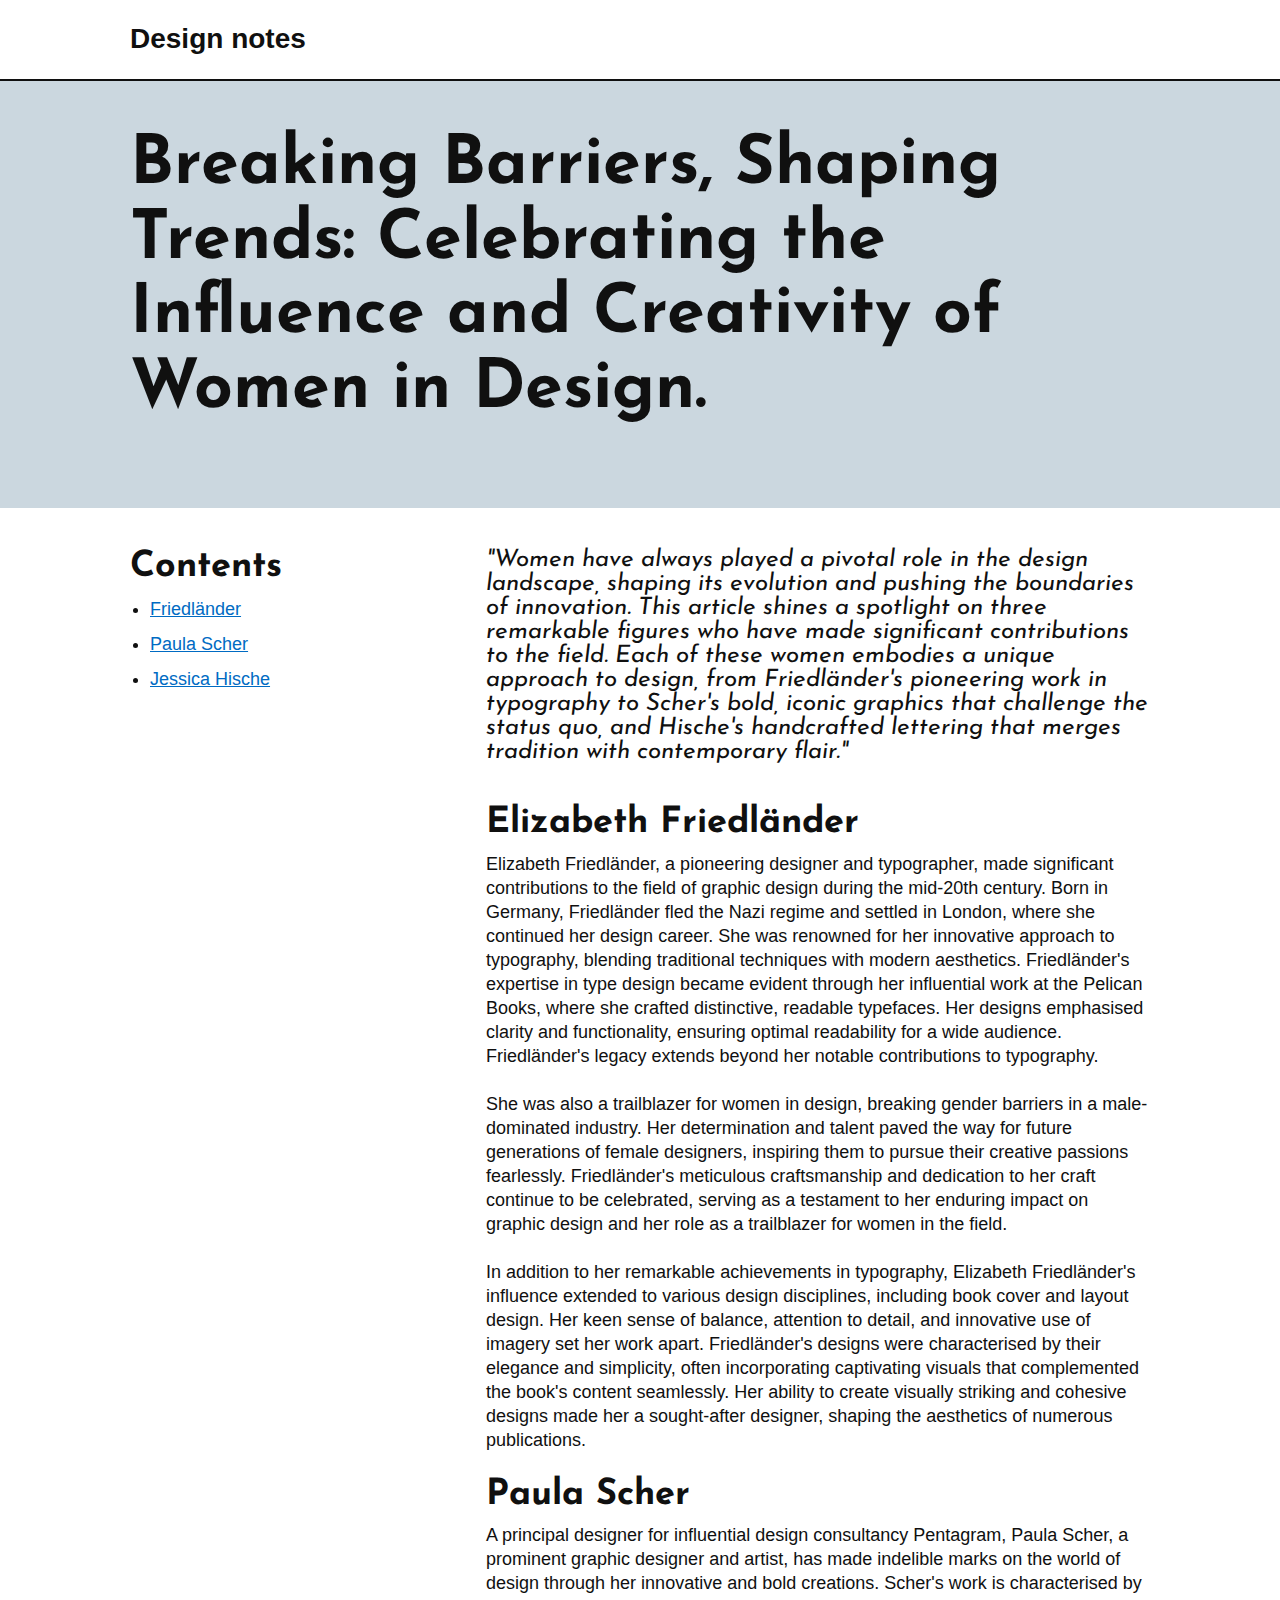
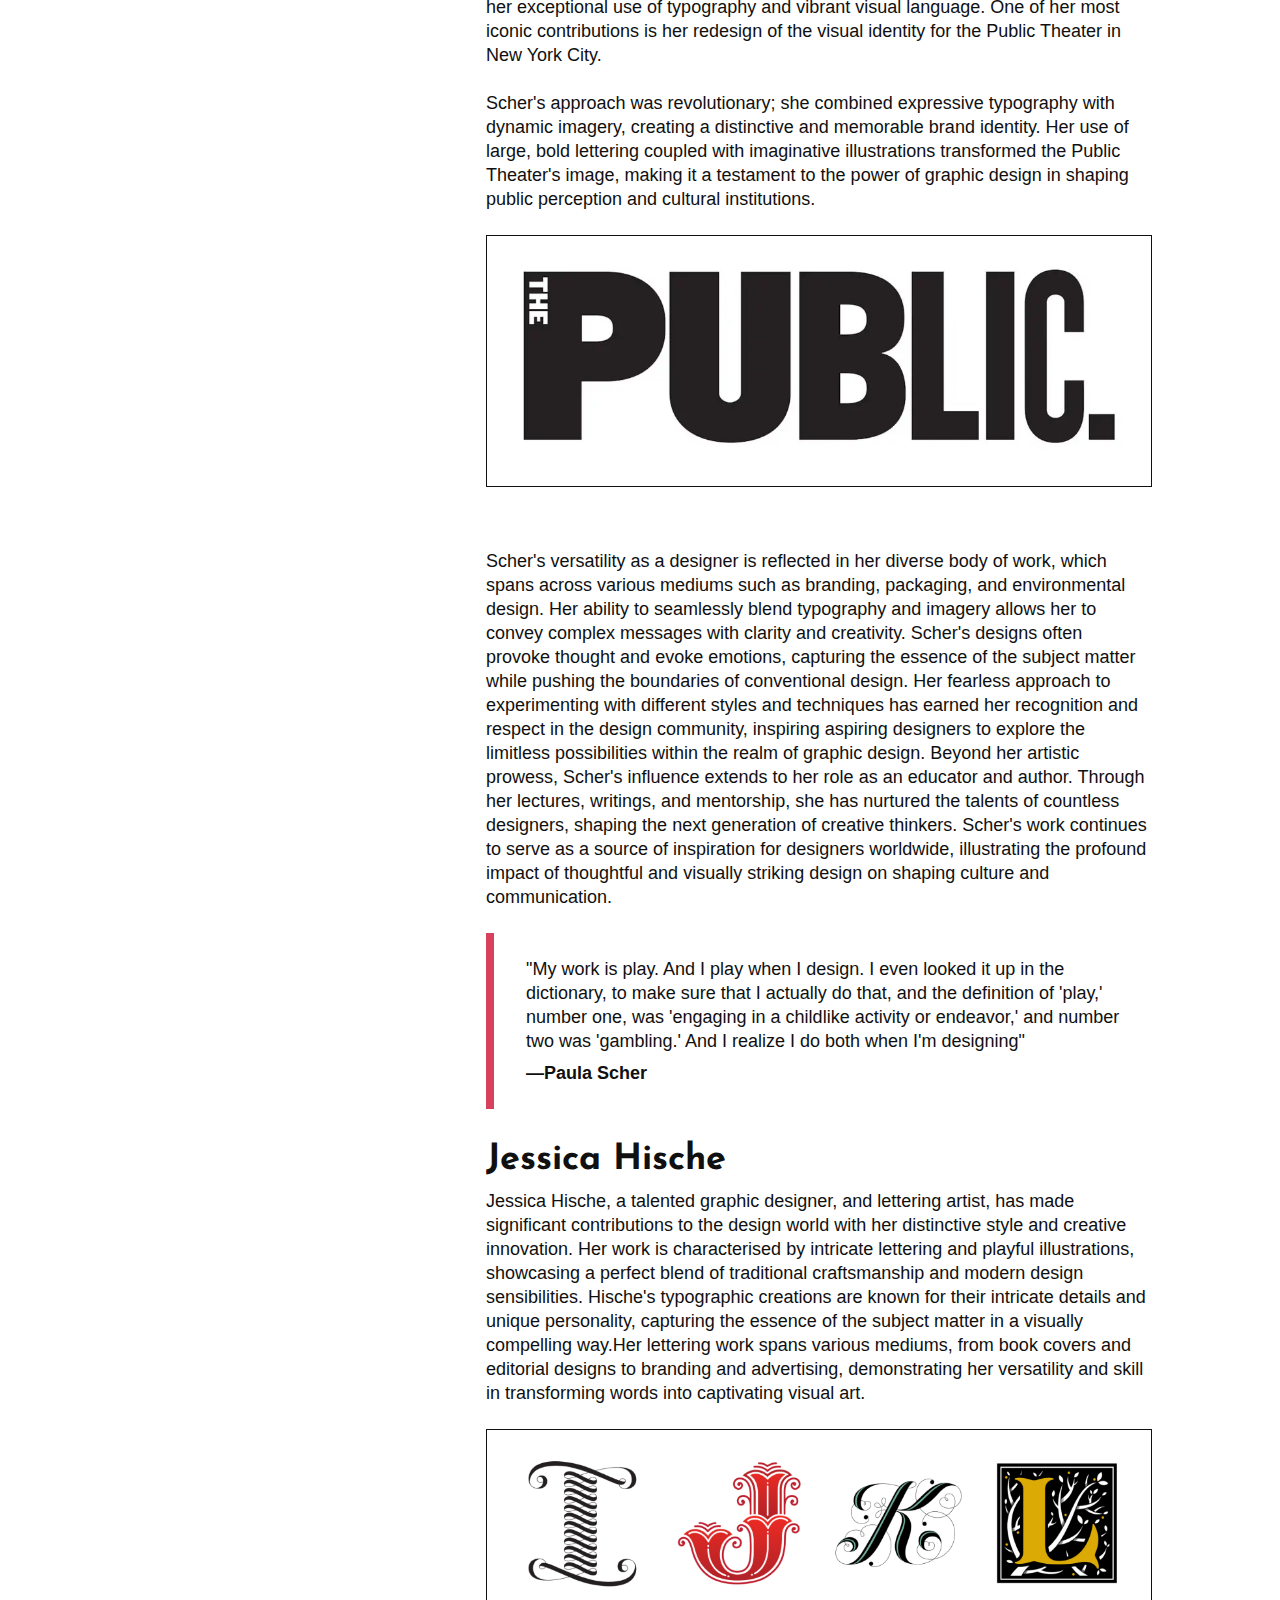
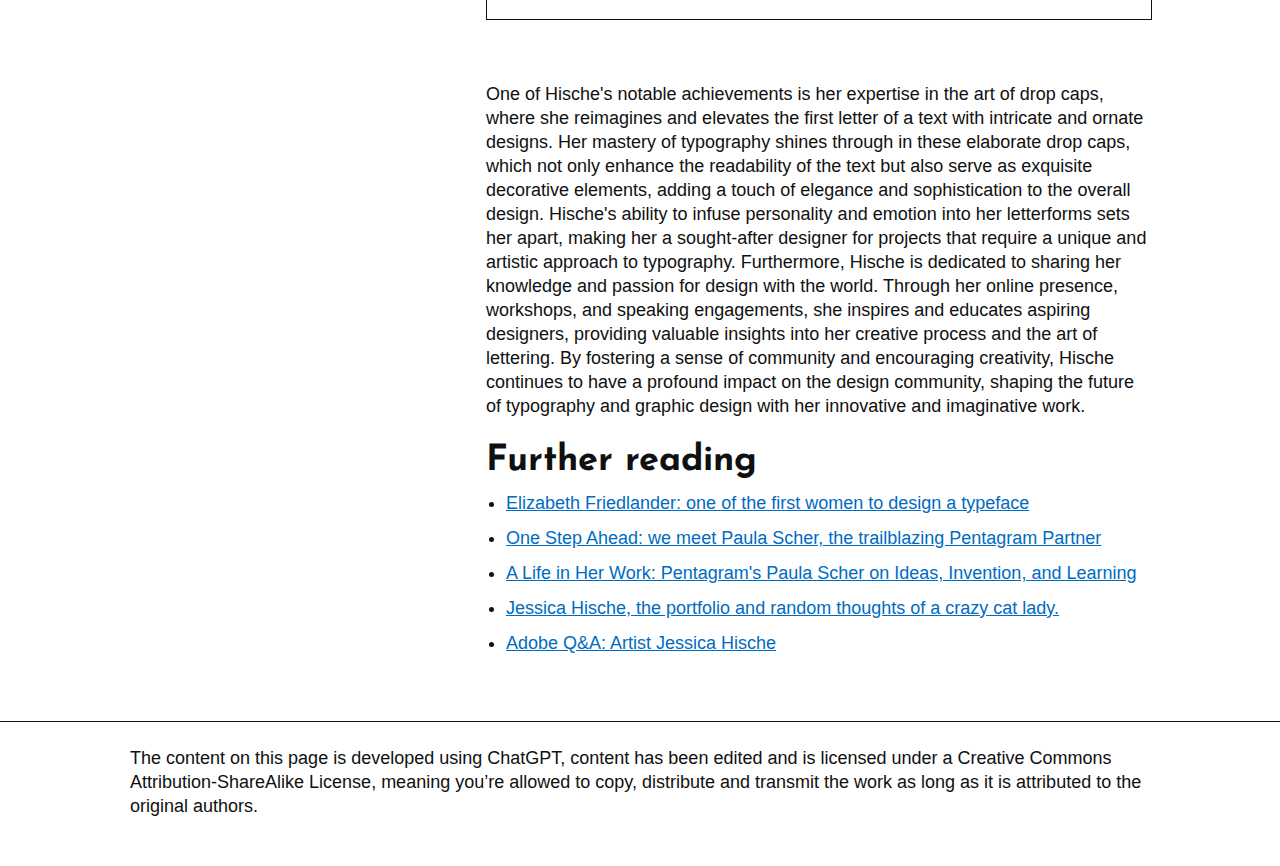
<file: index.html>
<!DOCTYPE html>
<html lang="en">

<head>

    <meta charset="UTF-8">
    <meta name="viewport" content="width=device-width, initial-scale=1.0">
    <meta name="description" content="This page tells the biography of Saul Bass">
    <title>Women In Design</title>
    <link href="CSS/women.css" rel="stylesheet" type="text/CSS">
</head>

<body>
    <header>
        <div class="container">
            <p class="logo"> Design notes</p>
        </div>
    </header>
    <main>
        <div class="colour-block">
            <div class="container">
                <h1>Breaking Barriers, Shaping Trends: Celebrating the Influence and Creativity of Women in Design.</h1>
            </div>
        </div>

        <div class="container grid">
            <div class="grid-col-third">
                <nav>
                    <h2>Contents</h2>
                    <ul>
                        <li><a href="#elizabeth">Friedländer</a></li>
                        <li><a href="#paula">Paula Scher</a></li>
                        <li><a href="#jessica">Jessica Hische</a></li>
                    </ul>
                </nav>
            </div>
            <div class="grid-col-twothirds">
                <p class="large">
                    "Women have always played a pivotal role in the design landscape, shaping its evolution and pushing
                    the
                    boundaries of innovation. This article shines a spotlight on three remarkable figures who have made
                    significant contributions to the field. Each of these women embodies a unique approach to design,
                    from
                    Friedländer's pioneering work in typography to Scher's bold, iconic graphics that challenge the
                    status
                    quo, and Hische's handcrafted lettering that merges tradition with contemporary flair."</p>
                <h2 id="elizabeth">Elizabeth Friedländer</h2>

                <p>Elizabeth Friedländer, a pioneering designer and typographer, made significant contributions to the
                    field
                    of graphic design during the mid-20th century. Born in Germany, Friedländer fled the Nazi regime and
                    settled in London, where she continued her design career. She was renowned for her innovative
                    approach
                    to typography, blending traditional techniques with modern aesthetics. Friedländer's expertise in
                    type
                    design became evident through her influential work at the Pelican Books, where she crafted
                    distinctive,
                    readable typefaces. Her designs emphasised clarity and functionality, ensuring optimal readability
                    for a
                    wide audience.

                    Friedländer's legacy extends beyond her notable contributions to typography.</p>
                <p> She was also a trailblazer for women in design, breaking gender barriers in a male-dominated
                    industry.
                    Her determination and talent paved the way for future generations of female designers, inspiring
                    them to
                    pursue their creative passions fearlessly. Friedländer's meticulous craftsmanship and dedication to
                    her
                    craft continue to be celebrated, serving as a testament to her enduring impact on graphic design and
                    her
                    role as a trailblazer for women in the field.</p>
                <p>

                    In addition to her remarkable achievements in typography, Elizabeth Friedländer's influence extended
                    to
                    various design disciplines, including book cover and layout design. Her keen sense of balance,
                    attention
                    to detail, and innovative use of imagery set her work apart. Friedländer's designs were
                    characterised by
                    their elegance and simplicity, often incorporating captivating visuals that complemented the book's
                    content seamlessly. Her ability to create visually striking and cohesive designs made her a
                    sought-after
                    designer, shaping the aesthetics of numerous publications.</p>



                <h2 id="paula">Paula Scher</h2>

                <p>A principal designer for influential design consultancy Pentagram, Paula Scher, a prominent graphic
                    designer and artist, has made indelible marks on the world of design through her innovative and bold
                    creations. Scher's work is characterised by her exceptional use of typography and vibrant visual
                    language. One of her most iconic contributions is her redesign of the visual identity for the Public
                    Theater in New York City.</p>
                <p> Scher's approach was revolutionary; she combined expressive typography with dynamic imagery,
                    creating a
                    distinctive and memorable brand identity. Her use of large, bold lettering coupled with imaginative
                    illustrations transformed the Public Theater's image, making it a testament to the power of graphic
                    design in shaping public perception and cultural institutions.</p>

                <p><img src="images/REFORMAT_logo.webp" alt="Public theater Logo"></p>

                <p>Scher's versatility as a designer is reflected in her diverse body of work, which spans across
                    various
                    mediums such as branding, packaging, and environmental design. Her ability to seamlessly blend
                    typography and imagery allows her to convey complex messages with clarity and creativity. Scher's
                    designs often provoke thought and evoke emotions, capturing the essence of the subject matter while
                    pushing the boundaries of conventional design. Her fearless approach to experimenting with different
                    styles and techniques has earned her recognition and respect in the design community, inspiring
                    aspiring
                    designers to explore the limitless possibilities within the realm of graphic design.

                    Beyond her artistic prowess, Scher's influence extends to her role as an educator and author.
                    Through
                    her lectures, writings, and mentorship, she has nurtured the talents of countless designers, shaping
                    the
                    next generation of creative thinkers. Scher's work continues to serve as a source of inspiration for
                    designers worldwide, illustrating the profound impact of thoughtful and visually striking design on
                    shaping culture and communication.</p>

                <figure class="quote">
                    <blockquote>
                        <p>"My work is play. And I play when I design. I even looked it up in the dictionary, to make
                            sure
                            that I actually do that, and the definition of 'play,' number one, was 'engaging in a
                            childlike
                            activity or endeavor,' and number two was 'gambling.' And I realize I do both when I'm
                            designing"</p>
                    </blockquote>
                    <figcaption>
                        <p>—Paula Scher</p>
                    </figcaption>
                </figure>



                <h2 id="jessica">Jessica Hische</h2>

                <p>Jessica Hische, a talented graphic designer, and lettering artist, has made significant contributions
                    to the design world with her distinctive style and creative innovation. Her work is characterised by
                    intricate lettering and playful illustrations, showcasing a perfect blend of traditional
                    craftsmanship and modern design sensibilities. Hische's typographic creations are known for their
                    intricate details and unique personality, capturing the essence of the subject matter in a visually
                    compelling way.Her lettering work spans various mediums, from book covers and editorial designs to
                    branding and advertising, demonstrating her versatility and skill in transforming words into
                    captivating visual art.</p>

                <p><img src="images/hische-dropcaps.png" alt="Hische drop caps"></p>

                <p>One of Hische's notable achievements is her expertise in the art of drop caps, where she reimagines
                    and elevates the first letter of a text with intricate and ornate designs. Her mastery of typography
                    shines through in these elaborate drop caps, which not only enhance the readability of the text but
                    also serve as exquisite decorative elements, adding a touch of elegance and sophistication to the
                    overall design. Hische's ability to infuse personality and emotion into her letterforms sets her
                    apart, making her a sought-after designer for projects that require a unique and artistic approach
                    to typography.

                    Furthermore, Hische is dedicated to sharing her knowledge and passion for design with the world.
                    Through her online presence, workshops, and speaking engagements, she inspires and educates aspiring
                    designers, providing valuable insights into her creative process and the art of lettering. By
                    fostering a sense of community and encouraging creativity, Hische continues to have a profound
                    impact on the design community, shaping the future of typography and graphic design with her
                    innovative and imaginative work.
                </p>
                <h2>Further reading</h2>
                <ul>
                    <li><a
                            href="https://www.itsnicethat.com/features/elizabethfriedlander-graphicdesign-internationalwomensday-080318">Elizabeth
                            Friedlander: one of the first women to design a typeface</a></li>

                    <li><a href="https://www.itsnicethat.com/features/paula-scher-graphic-design-151117">One Step Ahead:
                            we
                            meet
                            Paula Scher, the trailblazing Pentagram Partner</a></li>

                    <li><a href="https://www.madamearchitect.org/interviews/2020/7/16/paula-scher">A Life in Her Work:
                            Pentagram's Paula Scher on Ideas, Invention, and Learning</a></li>

                    <li><a href="https://jessicahische.is/awesome">Jessica Hische, the portfolio and random thoughts of
                            a
                            crazy
                            cat lady.</a></li>

                    <li><a href="https://creativecloud.adobe.com/discover/article/q-and-a-artist-jessica-hische">Adobe
                            Q&amp;A:
                            Artist Jessica Hische</a></li>
                </ul>
            </div>
        </div>
    </main>

    <footer>
        <div class="container">
            <p>
                The content on this page is developed using ChatGPT, content has been edited and is licensed
                under a Creative Commons Attribution-ShareAlike License, meaning you’re allowed to copy, distribute
                and transmit the work as long as it is attributed to the original authors.
            </p>
        </div>
    </footer>
</body>

</html>
</file>
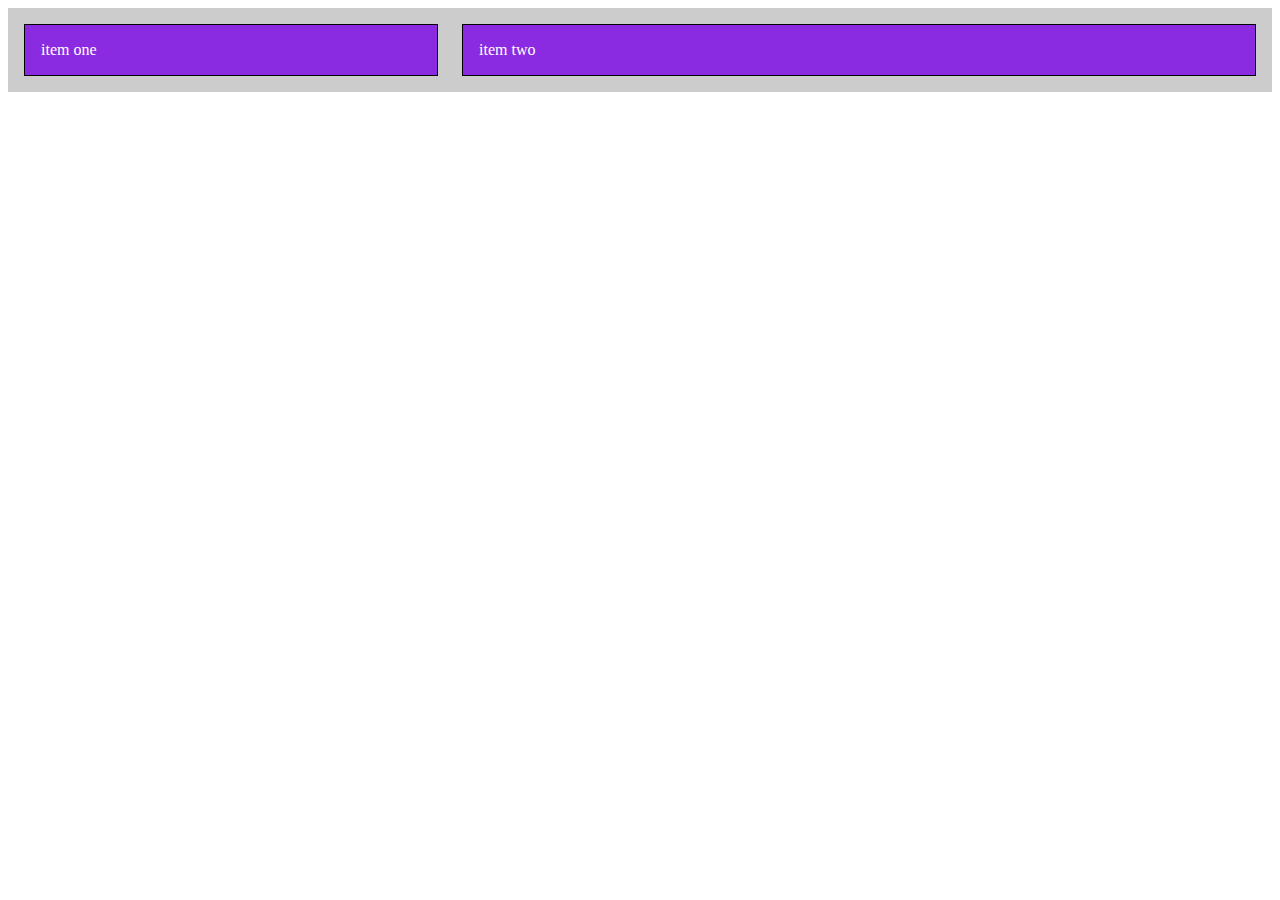
<file: flex-demo.html>
<!DOCTYPE html>
<html lang="en">
<head>
    <meta charset="UTF-8">
    <meta name="viewport" content="width=device-width, initial-scale=1.0">
    <title>Document</title>
    <style>
.grid{
    padding: 1rem;
    background-color: #cccccc;
    display:flex;
    flex-direction: row;
    gap: 24px;
}

p{
    padding: 1rem;
    margin: 0;
    background-color: blueviolet;
    color: #ffffff;
    border: 1px solid #000000;
}

p.third{
    flex-basis: 33.33%;   
}
p.twoThirds{
    flex-basis: 66.66%;
}

    </style>
</head>
<body>
    <div class="grid">
<p class="third">item one</p>
<p class="twoThirds">item two</p>
    </div>
</body>
</html>
</file>
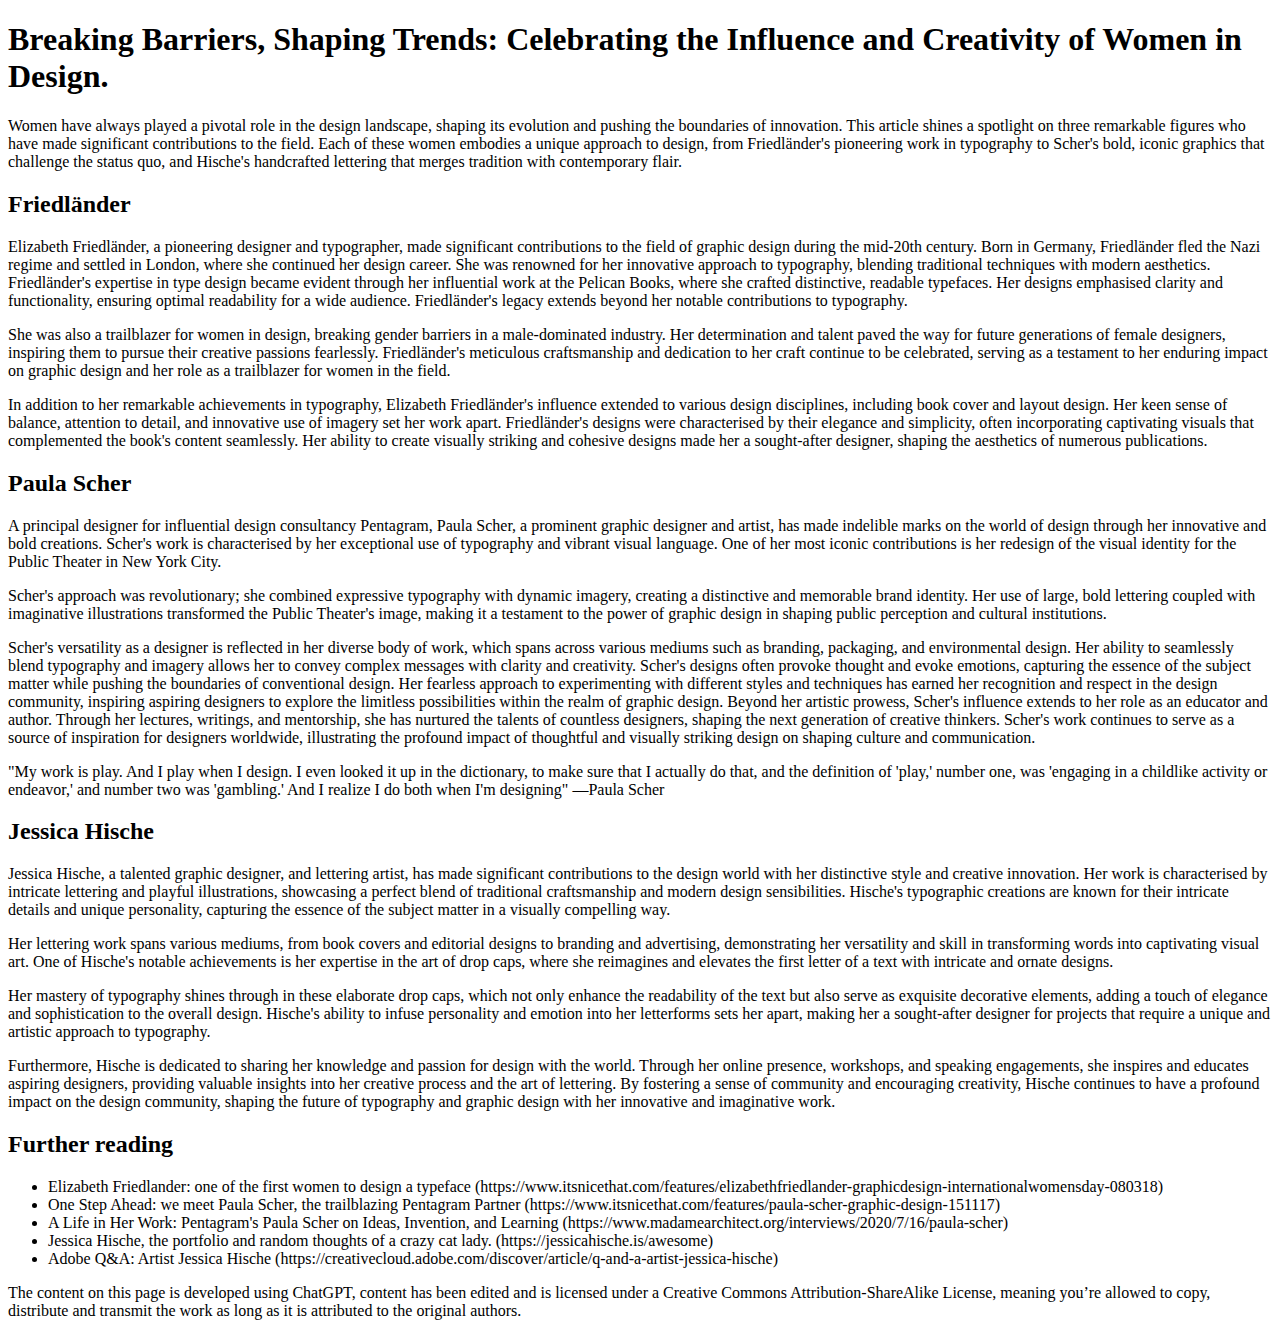
<file: test.html>
<!DOCTYPE html>
<html lang="en">
<head>
    <meta charset="UTF-8">
    <meta name="viewport" content="width=device-width, initial-scale=1.0">
   <meta name="description" content="This page tells the biography of Saul Bass">
    <title>Saul Pass</title>
</head>
<body>
<p>
    <h1>Breaking Barriers, Shaping Trends: Celebrating the Influence and Creativity of Women in Design.</h1>

    <p>Women have always played a pivotal role in the design landscape, shaping its evolution and pushing the boundaries of innovation. This article shines a spotlight on three remarkable figures who have made significant contributions to the field. Each of these women embodies a unique approach to design, from Friedländer's pioneering work in typography to Scher's bold, iconic graphics that challenge the status quo, and Hische's handcrafted lettering that merges tradition with contemporary flair.</p>
    
    
    
    <h2>Friedländer</h2>
    
    <p>Elizabeth Friedländer, a pioneering designer and typographer, made significant contributions to the field of graphic design during the mid-20th century. Born in Germany, Friedländer fled the Nazi regime and settled in London, where she continued her design career. She was renowned for her innovative approach to typography, blending traditional techniques with modern aesthetics. Friedländer's expertise in type design became evident through her influential work at the Pelican Books, where she crafted distinctive, readable typefaces. Her designs emphasised clarity and functionality, ensuring optimal readability for a wide audience.
    
    Friedländer's legacy extends beyond her notable contributions to typography.</p><p> She was also a trailblazer for women in design, breaking gender barriers in a male-dominated industry. Her determination and talent paved the way for future generations of female designers, inspiring them to pursue their creative passions fearlessly. Friedländer's meticulous craftsmanship and dedication to her craft continue to be celebrated, serving as a testament to her enduring impact on graphic design and her role as a trailblazer for women in the field.</p><p>
    
    In addition to her remarkable achievements in typography, Elizabeth Friedländer's influence extended to various design disciplines, including book cover and layout design. Her keen sense of balance, attention to detail, and innovative use of imagery set her work apart. Friedländer's designs were characterised by their elegance and simplicity, often incorporating captivating visuals that complemented the book's content seamlessly. Her ability to create visually striking and cohesive designs made her a sought-after designer, shaping the aesthetics of numerous publications.</p>
    
    
    
   <h2>Paula Scher</h2>
    
    <p>A principal designer for influential design consultancy Pentagram, Paula Scher, a prominent graphic designer and artist, has made indelible marks on the world of design through her innovative and bold creations. Scher's work is characterised by her exceptional use of typography and vibrant visual language. One of her most iconic contributions is her redesign of the visual identity for the Public Theater in New York City.</p><p> Scher's approach was revolutionary; she combined expressive typography with dynamic imagery, creating a distinctive and memorable brand identity. Her use of large, bold lettering coupled with imaginative illustrations transformed the Public Theater's image, making it a testament to the power of graphic design in shaping public perception and cultural institutions.</p>
    
    Scher's versatility as a designer is reflected in her diverse body of work, which spans across various mediums such as branding, packaging, and environmental design. Her ability to seamlessly blend typography and imagery allows her to convey complex messages with clarity and creativity. Scher's designs often provoke thought and evoke emotions, capturing the essence of the subject matter while pushing the boundaries of conventional design. Her fearless approach to experimenting with different styles and techniques has earned her recognition and respect in the design community, inspiring aspiring designers to explore the limitless possibilities within the realm of graphic design.
    
    Beyond her artistic prowess, Scher's influence extends to her role as an educator and author. Through her lectures, writings, and mentorship, she has nurtured the talents of countless designers, shaping the next generation of creative thinkers. Scher's work continues to serve as a source of inspiration for designers worldwide, illustrating the profound impact of thoughtful and visually striking design on shaping culture and communication.</p>
    
    <p>"My work is play. And I play when I design. I even looked it up in the dictionary, to make sure that I actually do that, and the definition of 'play,' number one, was 'engaging in a childlike activity or endeavor,' and number two was 'gambling.' And I realize I do both when I'm designing"
    
    —Paula Scher</p>
    
    
    
<h2>Jessica Hische</h2>
    
    <p>Jessica Hische, a talented graphic designer, and lettering artist, has made significant contributions to the design world with her distinctive style and creative innovation. Her work is characterised by intricate lettering and playful illustrations, showcasing a perfect blend of traditional craftsmanship and modern design sensibilities. Hische's typographic creations are known for their intricate details and unique personality, capturing the essence of the subject matter in a visually compelling way.</p> <p>Her lettering work spans various mediums, from book covers and editorial designs to branding and advertising, demonstrating her versatility and skill in transforming words into captivating visual art.
    
    One of Hische's notable achievements is her expertise in the art of drop caps, where she reimagines and elevates the first letter of a text with intricate and ornate designs.</p><p> Her mastery of typography shines through in these elaborate drop caps, which not only enhance the readability of the text but also serve as exquisite decorative elements, adding a touch of elegance and sophistication to the overall design. Hische's ability to infuse personality and emotion into her letterforms sets her apart, making her a sought-after designer for projects that require a unique and artistic approach to typography.</p><p>
    
    Furthermore, Hische is dedicated to sharing her knowledge and passion for design with the world. Through her online presence, workshops, and speaking engagements, she inspires and educates aspiring designers, providing valuable insights into her creative process and the art of lettering. By fostering a sense of community and encouraging creativity, Hische continues to have a profound impact on the design community, shaping the future of typography and graphic design with her innovative and imaginative work.
    
   </p> 
</p>
<p>
<h2>Further reading</h2>
<ul>
<li>Elizabeth Friedlander: one of the first women to design a typeface (https://www.itsnicethat.com/features/elizabethfriedlander-graphicdesign-internationalwomensday-080318)</li>

<li>One Step Ahead: we meet Paula Scher, the trailblazing Pentagram Partner (https://www.itsnicethat.com/features/paula-scher-graphic-design-151117)</li>

<li>A Life in Her Work: Pentagram's Paula Scher on Ideas, Invention, and Learning (https://www.madamearchitect.org/interviews/2020/7/16/paula-scher)</li>

<li>Jessica Hische, the portfolio and random thoughts of a crazy cat lady. (https://jessicahische.is/awesome)</li>

<li>Adobe Q&A: Artist Jessica Hische (https://creativecloud.adobe.com/discover/article/q-and-a-artist-jessica-hische)</li></ul>

The content on this page is developed using ChatGPT, content has been edited and is licensed under a Creative Commons Attribution-ShareAlike License, meaning you’re allowed to copy, distribute and transmit the work as long as it is attributed to the original authors.
</p>
</body>
</html>
</file>
<file: CSS/women.css>
/* Font chosen from google fonts */
@import url('https://fonts.googleapis.com/css2?family=Josefin+Sans:ital,wght@0,100..700;1,100..700&display=swap');

/* css reset */
*{
    padding: 0;
    margin: 0;
    font-size: 100%;
    line-height: 1em;
}



/*css grids*/
.grid{
    display: flex;
    gap: 24px;
    flex-direction: row;
}
/* CSS grids column widths*/
.grid-col-third{
    flex-basis: 33.33%;
}
.grid-col-twothirds{
    flex-basis: 66.66%;
}



/* default styles for whole page */
body {
    color:#101010;
    border-color:#101010;
    background-color: #ffffff;
}

/* content container to centre content */
.container {
    max-width: 1020px;
    margin: 0 auto 0 auto;
}

/* Default styling for headings */
h1,h2,h3,h4,h5,h6 {
    font-family: "Josefin Sans", Georgia, 'Times New Roman', Times, serif;
    Line-height: 1.1;
    font-weight: 700;
}

/*specific styles*/
h1 {
    font-size: 4.25rem;
    margin-bottom: 2rem;
    font-weight: 900;
}

h2 {
    font-size: 2.25rem;
    margin-bottom: 0.5rem;
}

h3 {
    font-size: 2rem;
    margin-bottom: 0.5rem;
}

h4 {
    font-size: 1.75rem;
    margin-bottom: 0.5rem;
}

/*Paragraphs*/
p{
    font-family: "source sans 3", Arial, Helvetica, sans-serif;
    font-weight: 400;
    line-height: 1.5rem;
    font-size: 1.125rem;
    margin-bottom: 1.5rem;
    font-style: normal;
}

/*large Paragraphs*/
p.large {
    font-family: "Josefin Sans", Georgia, 'Times New Roman', Times, serif;
    font-weight: 400;
    line-height: 1.5rem;
    font-size: 1.5rem;
    margin-bottom: 2.5rem;
    font-style: italic;
}

/*lists*/
ul {
    list-style: disc outside;
    margin-bottom: 1.5rem;
    margin-left: 1.25rem;
    }
    ul li {
    font-family: "Source Sans 3", Arial, Helvetica, sans-serif;
    font-weight: 400;
    line-height: 1.5;
    font-size: 1.125rem;
    margin-bottom: .5rem;
    }

    /* hyperlinks */
a {
    font-family:inherit;
    font-size:inherit;
    line-height: inherit;
    color: #006bc3;
    }
    /*Hyperlinks - states*/
    a:hover {
        color:#00447B;
        }
        a:visited {
        color:#6935d2;
        }

        /* images*/
img {
    max-width: 1020px;
    width:100%;
    height:auto;
    border:1px solid #101010;
    margin-bottom: 2rem;
    }

    /*blockquote*/
figure.quote {
border-left: 8px solid #D8415C;
padding:1.5rem 0 1.5rem 2rem;
margin-bottom: 2rem;
}

figure.quote p{
    margin-bottom:0;
    }
    figure.quote blockquote {
    margin-bottom:.5rem;
    }
    figure.quote figcaption p{
    font-weight:700;
    }

    footer {
        padding: 1.5rem 0 1.5rem 0;
        margin-top:2rem;
        border-top:1px solid #101010;
        }

        header{
            border-bottom:2px solid #101010;
            padding:1.5rem 0;
            }
            header p.logo{
            font-weight: 700;
            margin-bottom:0;
            font-size:1.75rem;
            line-height: 1.1;
            }

            .colour-block{
                padding:3rem 0 3rem 0;
                background-color:#CBD7DF;
                margin-bottom:2.5rem;
                }
    
                main{
                    margin-bottom: 2.5rem;
                    }

/* media queries */
@media only screen and (max-width:1068px) {
    .container {
    margin: 0 24px 0 24px;
    }
    }
    @media only screen and (max-width: 768px) {
        .grid { flex-direction: column;
        }
    }
    @media only screen and (max-width: 600px) {
    .container {
    margin: 0 16px 0 16px;
    }
    h1{
        font-size: 2.25rem;
        margin-bottom: 1rem;
        }
        h2{
        font-size: 1.875rem; 
        }
        h3{
        font-size: 1.5rem;
        }
        h4{
        font-size: 1.25rem;
        }
        p.large {
            font-size: 1.25rem;
            margin-bottom: 2rem;
            }
            p{
            font-size: 1rem;
            margin-bottom: 1rem;
            }
        
        
        ul {
            margin-bottom: 1rem;
            }
            ul li {
            font-size: 1rem;
            margin-bottom: .5rem;
            } 
            
            header p.logo{
                font-size:1.25rem;
                }
                .colour-block{
                padding:2rem 0;
                margin-bottom:2rem;
                }
}
</file>
